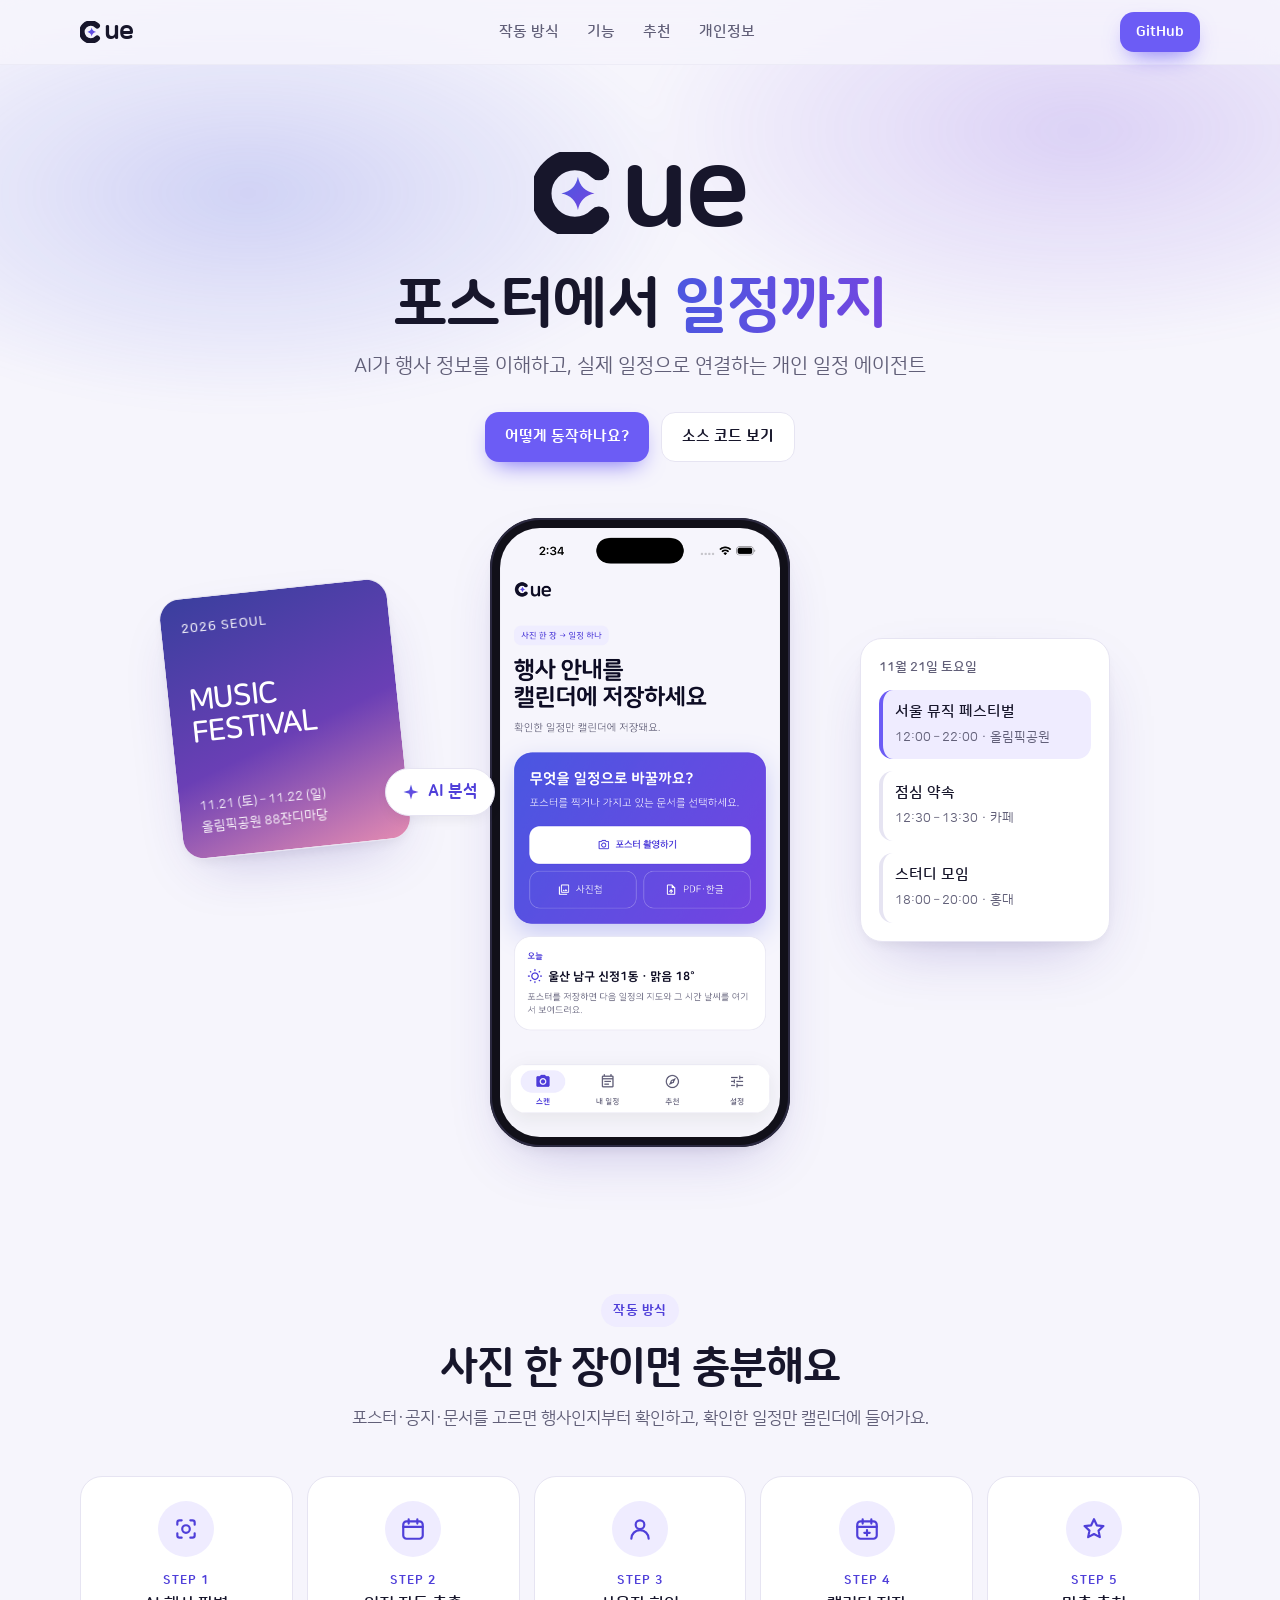
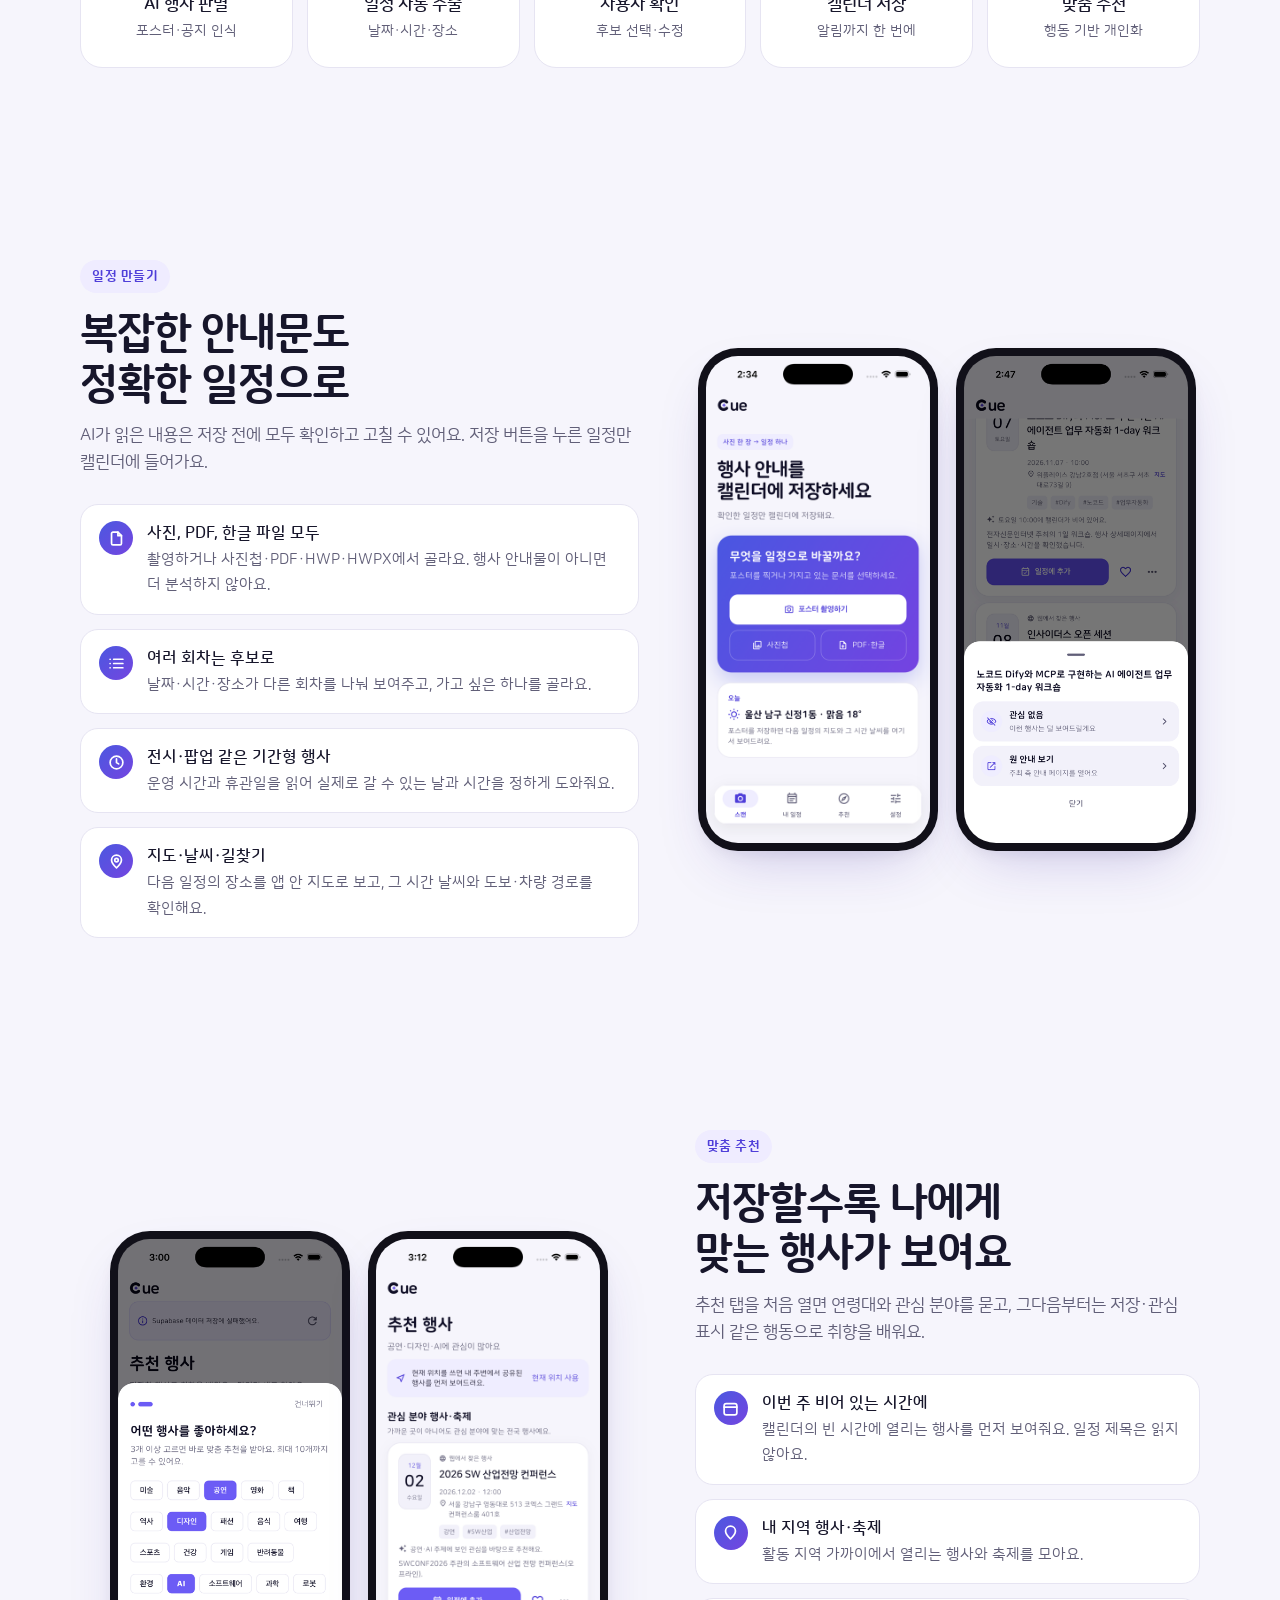
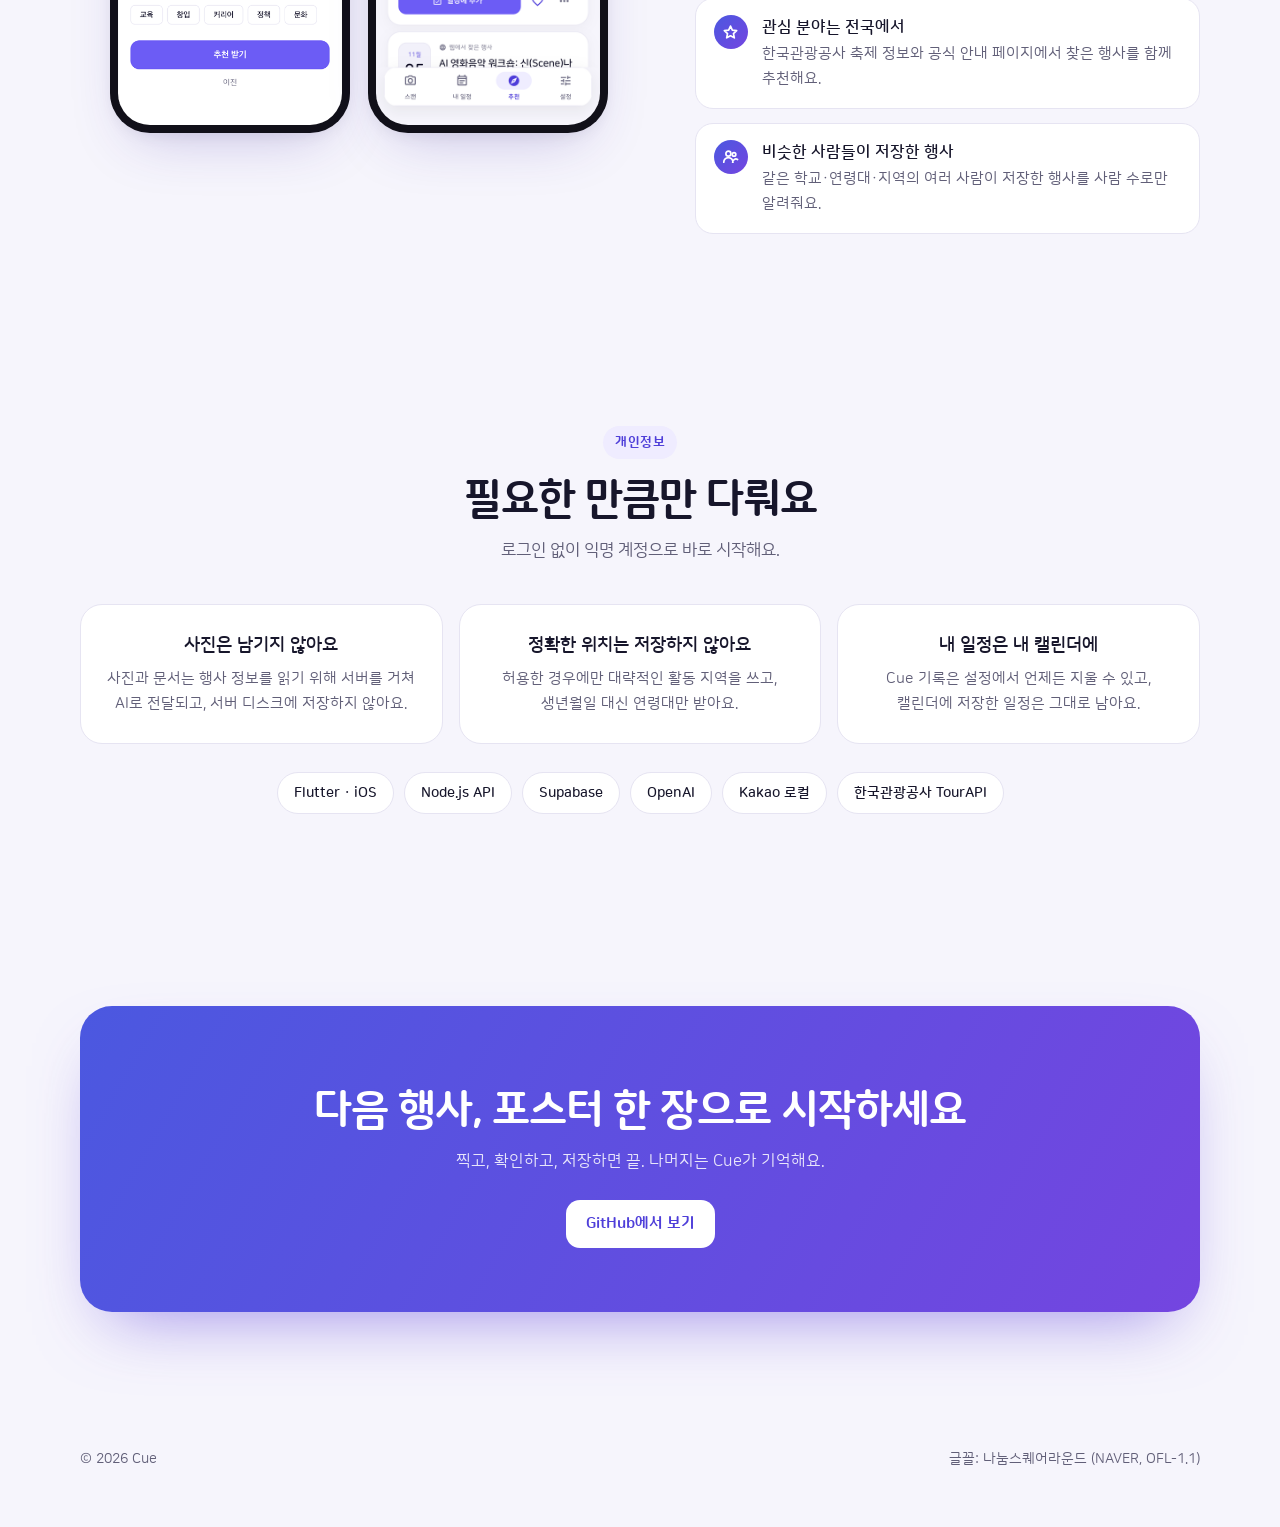
<file: docs/index.html>
<!doctype html>
<html lang="ko">
<head>
<meta charset="utf-8">
<meta name="viewport" content="width=device-width, initial-scale=1">
<title>Cue · 포스터에서 일정까지</title>
<meta name="description" content="행사 포스터·공지·문서를 AI가 읽어 일정 후보를 만들고, 확인한 일정만 캘린더에 저장하는 iOS 앱 Cue.">
<link rel="icon" href="img/icon.png">
<style>
  @font-face { font-family: "NanumSquareRound"; font-weight: 400; src: url("fonts/NanumSquareRoundR.woff2") format("woff2"); font-display: swap; }
  @font-face { font-family: "NanumSquareRound"; font-weight: 700; src: url("fonts/NanumSquareRoundB.woff2") format("woff2"); font-display: swap; }
  @font-face { font-family: "NanumSquareRound"; font-weight: 800; src: url("fonts/NanumSquareRoundEB.woff2") format("woff2"); font-display: swap; }

  :root {
    --bg: #F6F5FC;
    --bg-soft: #EFECFF;
    --surface: #FFFFFF;
    --border: #E6E4F2;
    --ink: #17162B;
    --muted: #615F78;
    --accent: #6C5CF5;
    --accent-text: #4F3FD9;
    --from: #4B58E0;
    --to: #7445E0;
    --shadow: 0 24px 60px -24px rgba(60, 40, 160, .28), 0 6px 18px -8px rgba(23, 22, 43, .12);
  }
  @media (prefers-color-scheme: dark) {
    :root:not([data-theme="light"]) {
      --bg: #0E0D18; --bg-soft: #1B1834; --surface: #17162A; --border: #2D2A48;
      --ink: #EFEEF8; --muted: #A3A1BC; --accent: #9787FF; --accent-text: #ADA0FF;
      --shadow: 0 24px 60px -24px rgba(0, 0, 0, .6), 0 6px 18px -8px rgba(0, 0, 0, .4);
    }
  }
  :root[data-theme="dark"] {
    --bg: #0E0D18; --bg-soft: #1B1834; --surface: #17162A; --border: #2D2A48;
    --ink: #EFEEF8; --muted: #A3A1BC; --accent: #9787FF; --accent-text: #ADA0FF;
    --shadow: 0 24px 60px -24px rgba(0, 0, 0, .6), 0 6px 18px -8px rgba(0, 0, 0, .4);
  }

  * { box-sizing: border-box; }
  html { scroll-behavior: smooth; }
  body {
    margin: 0; background: var(--bg); color: var(--ink);
    font-family: "NanumSquareRound", -apple-system, "Apple SD Gothic Neo", sans-serif;
    line-height: 1.6; -webkit-font-smoothing: antialiased; overflow-x: hidden;
    word-break: keep-all; overflow-wrap: anywhere;
  }
  a { color: inherit; text-decoration: none; }
  img { display: block; max-width: 100%; }
  .wrap { width: min(1120px, 100% - 32px); margin: 0 auto; }
  .grad { background: linear-gradient(100deg, var(--from), var(--to)); -webkit-background-clip: text; background-clip: text; color: transparent; }

  /* 상단 */
  header {
    position: sticky; top: 0; z-index: 20;
    background: color-mix(in srgb, var(--bg) 82%, transparent);
    backdrop-filter: saturate(160%) blur(14px); -webkit-backdrop-filter: saturate(160%) blur(14px);
    border-bottom: 1px solid color-mix(in srgb, var(--border) 60%, transparent);
  }
  .nav { display: flex; align-items: center; justify-content: space-between; height: 64px; }
  .logo { display: inline-flex; align-items: center; gap: 1px; font-weight: 800; font-size: 26px; letter-spacing: -1px; }
  .logo svg { width: 22px; height: 22px; margin-right: 1px; }
  .nav nav { display: flex; gap: 28px; font-size: 15px; color: var(--muted); font-weight: 700; }
  .nav nav a:hover { color: var(--ink); }
  .btn {
    display: inline-flex; align-items: center; gap: 8px; border-radius: 14px; padding: 12px 20px;
    font-weight: 800; font-size: 15px; transition: transform .2s ease, box-shadow .2s ease, background .2s ease;
  }
  .btn-primary { background: var(--accent); color: #fff; box-shadow: 0 10px 24px -10px var(--accent); }
  .btn-primary:hover { transform: translateY(-2px); box-shadow: 0 16px 30px -12px var(--accent); }
  .btn-ghost { background: var(--surface); border: 1px solid var(--border); }
  .btn-ghost:hover { transform: translateY(-2px); }
  .nav .btn { padding: 9px 16px; font-size: 14px; }

  /* 히어로 */
  .hero { position: relative; padding: 72px 0 40px; text-align: center; }
  .hero::before {
    content: ""; position: absolute; inset: -120px -20% auto; height: 620px; z-index: -1;
    background:
      radial-gradient(40% 50% at 25% 40%, color-mix(in srgb, var(--from) 22%, transparent), transparent 70%),
      radial-gradient(40% 50% at 78% 30%, color-mix(in srgb, var(--to) 20%, transparent), transparent 70%);
    filter: blur(10px);
  }
  .hero-logo { display: inline-flex; align-items: center; font-weight: 800; font-size: clamp(64px, 11vw, 112px); letter-spacing: -4px; line-height: 1; }
  .hero-logo svg { width: .74em; height: .74em; margin-right: .02em; }
  .hero h1 { margin: 22px 0 10px; font-size: clamp(34px, 6vw, 60px); line-height: 1.15; letter-spacing: -1.5px; font-weight: 800; }
  .hero p.lead { margin: 0 auto; max-width: 620px; font-size: clamp(16px, 2.2vw, 20px); color: var(--muted); }
  .cta { display: flex; justify-content: center; gap: 12px; margin-top: 30px; flex-wrap: wrap; }

  .stage { position: relative; margin: 56px auto 0; height: 640px; max-width: 980px; }
  .phone {
    position: absolute; left: 50%; top: 0; transform: translateX(-50%);
    width: 300px; padding: 10px; border-radius: 50px; background: #111019;
    box-shadow: var(--shadow), inset 0 0 0 2px #2b2940;
  }
  .phone img { border-radius: 40px; aspect-ratio: 1206 / 2622; object-fit: cover; width: 100%; }
  .float {
    position: absolute; background: var(--surface); border: 1px solid var(--border); border-radius: 22px;
    box-shadow: var(--shadow); padding: 18px; text-align: left;
    animation: bob 6s ease-in-out infinite;
  }
  @keyframes bob { 0%, 100% { transform: translateY(0); } 50% { transform: translateY(-10px); } }
  .poster {
    left: 2%; top: 70px; width: 230px; padding: 0; overflow: hidden; rotate: -6deg; animation-delay: -1s;
  }
  .poster .art {
    height: 260px; padding: 20px; color: #fff; display: flex; flex-direction: column; justify-content: space-between;
    background: linear-gradient(160deg, #3a3f9e 0%, #6a3fb5 55%, #e38bb1 100%);
  }
  .poster .art small { font-weight: 700; letter-spacing: 1px; opacity: .9; }
  .poster .art b { font-size: 30px; line-height: 1.05; letter-spacing: -1px; }
  .poster .art span { font-size: 13px; opacity: .92; }
  .chip-ai {
    position: absolute; left: 24%; top: 250px; z-index: 3; display: inline-flex; align-items: center; gap: 8px;
    background: var(--surface); border: 1px solid var(--border); border-radius: 999px; padding: 10px 16px;
    box-shadow: var(--shadow); font-weight: 800; color: var(--accent-text); animation: bob 5s ease-in-out infinite; animation-delay: -2s;
  }
  .cal { right: 2%; top: 120px; width: 250px; animation-delay: -3s; }
  .cal .day { font-size: 13px; color: var(--muted); font-weight: 700; }
  .cal .item { margin-top: 12px; padding: 10px 12px; border-radius: 14px; border-left: 4px solid var(--accent); background: var(--bg-soft); }
  .cal .item b { display: block; font-size: 15px; }
  .cal .item span { font-size: 13px; color: var(--muted); }
  .cal .item.dim { border-left-color: var(--border); background: transparent; }

  /* 공통 섹션 */
  section { padding: 96px 0; }
  .eyebrow { display: inline-block; font-size: 13px; font-weight: 800; letter-spacing: .5px; color: var(--accent-text); background: var(--bg-soft); padding: 6px 12px; border-radius: 999px; }
  h2 { font-size: clamp(28px, 4.2vw, 42px); line-height: 1.2; letter-spacing: -1px; margin: 16px 0 12px; font-weight: 800; }
  .sub { color: var(--muted); font-size: 17px; max-width: 620px; margin: 0; }
  .center { text-align: center; }
  .center .sub { margin: 0 auto; }

  /* 흐름 */
  .steps { display: grid; grid-template-columns: repeat(5, 1fr); gap: 14px; margin-top: 44px; }
  .step {
    background: var(--surface); border: 1px solid var(--border); border-radius: 22px; padding: 24px 18px; text-align: center;
    transition: transform .25s ease, box-shadow .25s ease;
  }
  .step:hover { transform: translateY(-4px); box-shadow: var(--shadow); }
  .step .ic {
    width: 56px; height: 56px; margin: 0 auto 14px; border-radius: 50%; display: grid; place-items: center;
    background: var(--bg-soft); color: var(--accent-text);
  }
  .step .ic svg { width: 26px; height: 26px; }
  .step b { display: block; font-size: 17px; }
  .step span { font-size: 14px; color: var(--muted); }
  .step .n { font-size: 12px; font-weight: 800; color: var(--accent-text); letter-spacing: 1px; }

  /* 기능 행 */
  .row { display: grid; grid-template-columns: 1.05fr .95fr; gap: 56px; align-items: center; }
  .row.flip .shots { order: -1; }
  .list { list-style: none; padding: 0; margin: 28px 0 0; display: grid; gap: 14px; }
  .list li { display: flex; gap: 14px; align-items: flex-start; background: var(--surface); border: 1px solid var(--border); border-radius: 18px; padding: 16px 18px; }
  .list .dot { flex: none; width: 34px; height: 34px; border-radius: 50%; display: grid; place-items: center; background: linear-gradient(135deg, var(--from), var(--to)); color: #fff; }
  .list .dot svg { width: 17px; height: 17px; }
  .list b { display: block; font-size: 16px; }
  .list span { color: var(--muted); font-size: 14.5px; }
  .shots { display: flex; justify-content: center; gap: 18px; }
  .shot { width: 240px; padding: 8px; border-radius: 40px; background: #111019; box-shadow: var(--shadow); }
  .shot img { border-radius: 32px; width: 100%; }
  .shot.raise { transform: translateY(-28px); }

  /* 신뢰 */
  .cards { display: grid; grid-template-columns: repeat(3, 1fr); gap: 16px; margin-top: 40px; }
  .card { background: var(--surface); border: 1px solid var(--border); border-radius: 22px; padding: 26px; }
  .card b { display: block; font-size: 18px; margin-bottom: 6px; }
  .card span { color: var(--muted); font-size: 15px; }

  .stack { display: flex; flex-wrap: wrap; gap: 10px; justify-content: center; margin-top: 28px; }
  .stack span { background: var(--surface); border: 1px solid var(--border); border-radius: 999px; padding: 9px 16px; font-weight: 700; font-size: 14px; }

  .final {
    border-radius: 32px; padding: 64px 28px; text-align: center; color: #fff;
    background: linear-gradient(120deg, var(--from), var(--to));
    box-shadow: 0 30px 70px -30px rgba(90, 60, 220, .6);
  }
  .final h2 { color: #fff; }
  .final p { color: rgba(255, 255, 255, .86); margin: 0 auto; max-width: 520px; }
  .final .btn { background: #fff; color: #4F3FD9; margin-top: 26px; }

  footer { padding: 40px 0 56px; color: var(--muted); font-size: 14px; }
  footer .wrap { display: flex; justify-content: space-between; gap: 16px; flex-wrap: wrap; }

  /* 스크롤 등장 */
  .reveal { opacity: 0; transform: translateY(24px); transition: opacity .7s ease, transform .7s cubic-bezier(.2, .7, .2, 1); }
  .reveal.in { opacity: 1; transform: none; }
  /* 첫 화면은 스크롤과 상관없이 불러오자마자 차례로 떠오른다. */
  .rise { animation: rise .9s cubic-bezier(.2, .7, .2, 1) both; animation-delay: var(--d, 0ms); }
  @keyframes rise { from { opacity: 0; transform: translateY(26px); } to { opacity: 1; transform: none; } }
  @media (prefers-reduced-motion: reduce) {
    .rise { animation: none; }
    .reveal { opacity: 1; transform: none; transition: none; }
    .float, .chip-ai { animation: none; }
  }

  /* 화면 폭 */
  @media (max-width: 960px) {
    .steps { grid-template-columns: repeat(2, 1fr); }
    .steps .step:last-child { grid-column: span 2; }
    .row, .row.flip { grid-template-columns: 1fr; gap: 40px; }
    .row.flip .shots { order: 0; }
    .cards { grid-template-columns: 1fr; }
    .poster { left: 0; width: 190px; }
    .poster .art { height: 220px; }
    .cal { right: 0; width: 210px; }
  }
  @media (max-width: 720px) {
    .nav nav { display: none; }
    .stage { height: auto; margin-top: 40px; }
    .phone { position: relative; left: auto; transform: none; margin: 0 auto; width: min(280px, 78vw); }
    .float, .chip-ai { display: none; }
    section { padding: 72px 0; }
    .shot { width: min(46vw, 220px); }
    .shot.raise { transform: none; }
  }
</style>
</head>
<body>

<svg width="0" height="0" style="position:absolute" aria-hidden="true">
  <defs>
    <linearGradient id="spark" x1="0" y1="0" x2="1" y2="1">
      <stop offset="0" stop-color="#4B58E0"/><stop offset="1" stop-color="#7445E0"/>
    </linearGradient>
    <!-- C 고리와 네 갈래 반짝임 (앱 아이콘과 같은 비율) -->
    <symbol id="mark" viewBox="0 0 100 100">
      <path d="M78.3 21.7 A40.6 40.6 0 1 0 78.3 78.3" fill="none" stroke="currentColor" stroke-width="25" stroke-linecap="round"/>
      <path d="M53 30 Q56.2 46.8 73 50 Q56.2 53.2 53 70 Q49.8 53.2 33 50 Q49.8 46.8 53 30Z" fill="url(#spark)"/>
    </symbol>
  </defs>
</svg>

<header>
  <div class="wrap nav">
    <a class="logo" href="#top" aria-label="Cue 홈"><svg><use href="#mark"/></svg>ue</a>
    <nav>
      <a href="#how">작동 방식</a>
      <a href="#features">기능</a>
      <a href="#recommend">추천</a>
      <a href="#privacy">개인정보</a>
    </nav>
    <a class="btn btn-primary" href="https://github.com/init726/cue">GitHub</a>
  </div>
</header>

<main id="top">
  <div class="wrap hero">
    <div class="hero-logo rise" style="--d:0ms" aria-label="Cue"><svg><use href="#mark"/></svg>ue</div>
    <h1 class="rise" style="--d:90ms">포스터에서 <span class="grad">일정까지</span></h1>
    <p class="lead rise" style="--d:180ms">AI가 행사 정보를 이해하고, 실제 일정으로 연결하는 개인 일정 에이전트</p>
    <div class="cta rise" style="--d:260ms">
      <a class="btn btn-primary" href="#how">어떻게 동작하나요?</a>
      <a class="btn btn-ghost" href="https://github.com/init726/cue">소스 코드 보기</a>
    </div>

    <div class="stage rise" style="--d:360ms" aria-hidden="true">
      <div class="float poster">
        <div class="art">
          <small>2026 SEOUL</small>
          <b>MUSIC<br>FESTIVAL</b>
          <span>11.21 (토) – 11.22 (일)<br>올림픽공원 88잔디마당</span>
        </div>
      </div>
      <div class="chip-ai">
        <svg width="18" height="18" viewBox="0 0 24 24"><path d="M12 2l2.2 7.8L22 12l-7.8 2.2L12 22l-2.2-7.8L2 12l7.8-2.2z" fill="url(#spark)"/></svg>
        AI 분석
      </div>
      <div class="phone"><img src="img/scan.png" alt="Cue 스캔 화면"></div>
      <div class="float cal">
        <div class="day">11월 21일 토요일</div>
        <div class="item"><b>서울 뮤직 페스티벌</b><span>12:00 – 22:00 · 올림픽공원</span></div>
        <div class="item dim"><b>점심 약속</b><span>12:30 – 13:30 · 카페</span></div>
        <div class="item dim"><b>스터디 모임</b><span>18:00 – 20:00 · 홍대</span></div>
      </div>
    </div>
  </div>

  <section id="how">
    <div class="wrap center">
      <span class="eyebrow reveal">작동 방식</span>
      <h2 class="reveal">사진 한 장이면 충분해요</h2>
      <p class="sub reveal">포스터·공지·문서를 고르면 행사인지부터 확인하고, 확인한 일정만 캘린더에 들어가요.</p>
      <div class="steps">
        <div class="step reveal"><div class="ic"><svg viewBox="0 0 24 24" fill="none" stroke="currentColor" stroke-width="2" stroke-linecap="round" stroke-linejoin="round"><path d="M4 8V6a2 2 0 0 1 2-2h2M16 4h2a2 2 0 0 1 2 2v2M20 16v2a2 2 0 0 1-2 2h-2M8 20H6a2 2 0 0 1-2-2v-2"/><circle cx="12" cy="12" r="3.5"/></svg></div><div class="n">STEP 1</div><b>AI 행사 판별</b><span>포스터·공지 인식</span></div>
        <div class="step reveal"><div class="ic"><svg viewBox="0 0 24 24" fill="none" stroke="currentColor" stroke-width="2" stroke-linecap="round" stroke-linejoin="round"><rect x="3" y="5" width="18" height="16" rx="3"/><path d="M3 10h18M8 3v4M16 3v4"/></svg></div><div class="n">STEP 2</div><b>일정 자동 추출</b><span>날짜·시간·장소</span></div>
        <div class="step reveal"><div class="ic"><svg viewBox="0 0 24 24" fill="none" stroke="currentColor" stroke-width="2" stroke-linecap="round" stroke-linejoin="round"><circle cx="12" cy="8" r="4"/><path d="M4 21a8 8 0 0 1 16 0"/></svg></div><div class="n">STEP 3</div><b>사용자 확인</b><span>후보 선택·수정</span></div>
        <div class="step reveal"><div class="ic"><svg viewBox="0 0 24 24" fill="none" stroke="currentColor" stroke-width="2" stroke-linecap="round" stroke-linejoin="round"><rect x="3" y="5" width="18" height="16" rx="3"/><path d="M3 10h18M8 3v4M16 3v4M12 13v5M9.5 15.5h5"/></svg></div><div class="n">STEP 4</div><b>캘린더 저장</b><span>알림까지 한 번에</span></div>
        <div class="step reveal"><div class="ic"><svg viewBox="0 0 24 24" fill="none" stroke="currentColor" stroke-width="2" stroke-linecap="round" stroke-linejoin="round"><path d="M12 3l2.6 5.6 6.1.7-4.5 4.2 1.2 6L12 16.6 6.6 19.5l1.2-6L3.3 9.3l6.1-.7z"/></svg></div><div class="n">STEP 5</div><b>맞춤 추천</b><span>행동 기반 개인화</span></div>
      </div>
    </div>
  </section>

  <section id="features">
    <div class="wrap row">
      <div>
        <span class="eyebrow reveal">일정 만들기</span>
        <h2 class="reveal">복잡한 안내문도<br>정확한 일정으로</h2>
        <p class="sub reveal">AI가 읽은 내용은 저장 전에 모두 확인하고 고칠 수 있어요. 저장 버튼을 누른 일정만 캘린더에 들어가요.</p>
        <ul class="list">
          <li class="reveal"><div class="dot"><svg viewBox="0 0 24 24" fill="none" stroke="#fff" stroke-width="2.4" stroke-linecap="round" stroke-linejoin="round"><path d="M14 3H7a2 2 0 0 0-2 2v14a2 2 0 0 0 2 2h10a2 2 0 0 0 2-2V8z"/><path d="M14 3v5h5"/></svg></div><div><b>사진, PDF, 한글 파일 모두</b><span>촬영하거나 사진첩·PDF·HWP·HWPX에서 골라요. 행사 안내물이 아니면 더 분석하지 않아요.</span></div></li>
          <li class="reveal"><div class="dot"><svg viewBox="0 0 24 24" fill="none" stroke="#fff" stroke-width="2.4" stroke-linecap="round" stroke-linejoin="round"><path d="M8 6h13M8 12h13M8 18h13M3 6h.01M3 12h.01M3 18h.01"/></svg></div><div><b>여러 회차는 후보로</b><span>날짜·시간·장소가 다른 회차를 나눠 보여주고, 가고 싶은 하나를 골라요.</span></div></li>
          <li class="reveal"><div class="dot"><svg viewBox="0 0 24 24" fill="none" stroke="#fff" stroke-width="2.4" stroke-linecap="round" stroke-linejoin="round"><circle cx="12" cy="12" r="9"/><path d="M12 7v5l3 2"/></svg></div><div><b>전시·팝업 같은 기간형 행사</b><span>운영 시간과 휴관일을 읽어 실제로 갈 수 있는 날과 시간을 정하게 도와줘요.</span></div></li>
          <li class="reveal"><div class="dot"><svg viewBox="0 0 24 24" fill="none" stroke="#fff" stroke-width="2.4" stroke-linecap="round" stroke-linejoin="round"><path d="M12 21s-7-6.2-7-11a7 7 0 0 1 14 0c0 4.8-7 11-7 11z"/><circle cx="12" cy="10" r="2.5"/></svg></div><div><b>지도·날씨·길찾기</b><span>다음 일정의 장소를 앱 안 지도로 보고, 그 시간 날씨와 도보·차량 경로를 확인해요.</span></div></li>
        </ul>
      </div>
      <div class="shots">
        <div class="shot reveal"><img src="img/scan.png" alt="스캔 화면"></div>
        <div class="shot raise reveal"><img src="img/actions.png" alt="행사 더보기 시트"></div>
      </div>
    </div>
  </section>

  <section id="recommend">
    <div class="wrap row flip">
      <div>
        <span class="eyebrow reveal">맞춤 추천</span>
        <h2 class="reveal">저장할수록 나에게<br>맞는 행사가 보여요</h2>
        <p class="sub reveal">추천 탭을 처음 열면 연령대와 관심 분야를 묻고, 그다음부터는 저장·관심 표시 같은 행동으로 취향을 배워요.</p>
        <ul class="list">
          <li class="reveal"><div class="dot"><svg viewBox="0 0 24 24" fill="none" stroke="#fff" stroke-width="2.4" stroke-linecap="round" stroke-linejoin="round"><rect x="3" y="5" width="18" height="16" rx="3"/><path d="M3 10h18"/></svg></div><div><b>이번 주 비어 있는 시간에</b><span>캘린더의 빈 시간에 열리는 행사를 먼저 보여줘요. 일정 제목은 읽지 않아요.</span></div></li>
          <li class="reveal"><div class="dot"><svg viewBox="0 0 24 24" fill="none" stroke="#fff" stroke-width="2.4" stroke-linecap="round" stroke-linejoin="round"><path d="M12 21s-7-6.2-7-11a7 7 0 0 1 14 0c0 4.8-7 11-7 11z"/></svg></div><div><b>내 지역 행사·축제</b><span>활동 지역 가까이에서 열리는 행사와 축제를 모아요.</span></div></li>
          <li class="reveal"><div class="dot"><svg viewBox="0 0 24 24" fill="none" stroke="#fff" stroke-width="2.4" stroke-linecap="round" stroke-linejoin="round"><path d="M12 3l2.6 5.6 6.1.7-4.5 4.2 1.2 6L12 16.6 6.6 19.5l1.2-6L3.3 9.3l6.1-.7z"/></svg></div><div><b>관심 분야는 전국에서</b><span>한국관광공사 축제 정보와 공식 안내 페이지에서 찾은 행사를 함께 추천해요.</span></div></li>
          <li class="reveal"><div class="dot"><svg viewBox="0 0 24 24" fill="none" stroke="#fff" stroke-width="2.4" stroke-linecap="round" stroke-linejoin="round"><circle cx="9" cy="8" r="3.5"/><circle cx="17" cy="9" r="2.5"/><path d="M2.5 20a6.5 6.5 0 0 1 13 0M15 20a4.5 4.5 0 0 1 7-3.7"/></svg></div><div><b>비슷한 사람들이 저장한 행사</b><span>같은 학교·연령대·지역의 여러 사람이 저장한 행사를 사람 수로만 알려줘요.</span></div></li>
        </ul>
      </div>
      <div class="shots">
        <div class="shot raise reveal"><img src="img/tutorial.png" alt="추천 튜토리얼"></div>
        <div class="shot reveal"><img src="img/recommend.png" alt="추천 탭"></div>
      </div>
    </div>
  </section>

  <section id="privacy">
    <div class="wrap center">
      <span class="eyebrow reveal">개인정보</span>
      <h2 class="reveal">필요한 만큼만 다뤄요</h2>
      <p class="sub reveal">로그인 없이 익명 계정으로 바로 시작해요.</p>
      <div class="cards">
        <div class="card reveal"><b>사진은 남기지 않아요</b><span>사진과 문서는 행사 정보를 읽기 위해 서버를 거쳐 AI로 전달되고, 서버 디스크에 저장하지 않아요.</span></div>
        <div class="card reveal"><b>정확한 위치는 저장하지 않아요</b><span>허용한 경우에만 대략적인 활동 지역을 쓰고, 생년월일 대신 연령대만 받아요.</span></div>
        <div class="card reveal"><b>내 일정은 내 캘린더에</b><span>Cue 기록은 설정에서 언제든 지울 수 있고, 캘린더에 저장한 일정은 그대로 남아요.</span></div>
      </div>
      <div class="stack reveal">
        <span>Flutter · iOS</span><span>Node.js API</span><span>Supabase</span><span>OpenAI</span><span>Kakao 로컬</span><span>한국관광공사 TourAPI</span>
      </div>
    </div>
  </section>

  <section>
    <div class="wrap">
      <div class="final reveal">
        <h2>다음 행사, 포스터 한 장으로 시작하세요</h2>
        <p>찍고, 확인하고, 저장하면 끝. 나머지는 Cue가 기억해요.</p>
        <a class="btn" href="https://github.com/init726/cue">GitHub에서 보기</a>
      </div>
    </div>
  </section>
</main>

<footer>
  <div class="wrap">
    <span>© 2026 Cue</span>
    <span>글꼴: 나눔스퀘어라운드 (NAVER, OFL-1.1)</span>
  </div>
</footer>

<script>
  // 화면에 들어오는 요소를 차례로 떠오르게 한다.
  const items = document.querySelectorAll('.reveal');
  if ('IntersectionObserver' in window) {
    const seen = new IntersectionObserver((entries) => {
      entries.forEach((entry) => {
        if (!entry.isIntersecting) return;
        const siblings = [...entry.target.parentElement.children].filter((el) => el.classList.contains('reveal'));
        entry.target.style.transitionDelay = `${Math.min(siblings.indexOf(entry.target), 5) * 70}ms`;
        entry.target.classList.add('in');
        seen.unobserve(entry.target);
      });
    }, { threshold: 0.15 });
    items.forEach((el) => seen.observe(el));
  } else {
    items.forEach((el) => el.classList.add('in'));
  }
</script>
</body>
</html>
</file>
